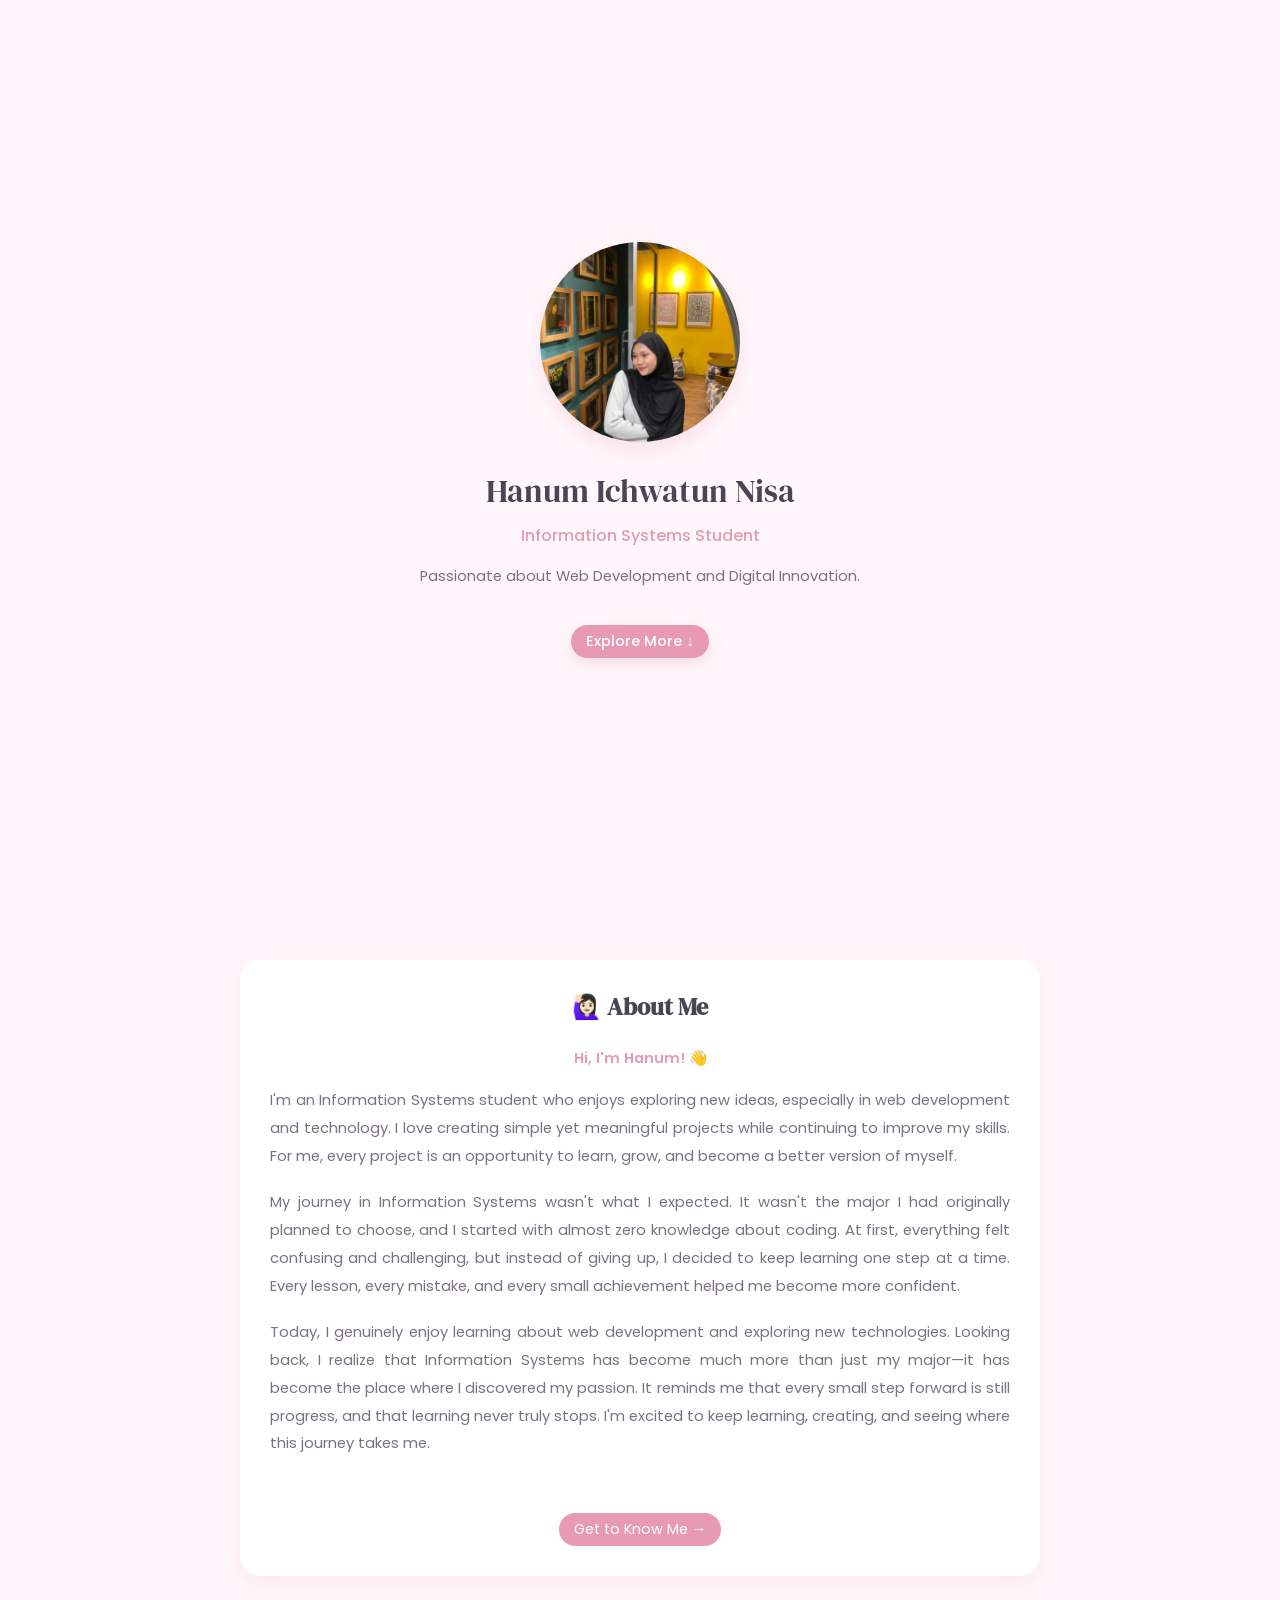
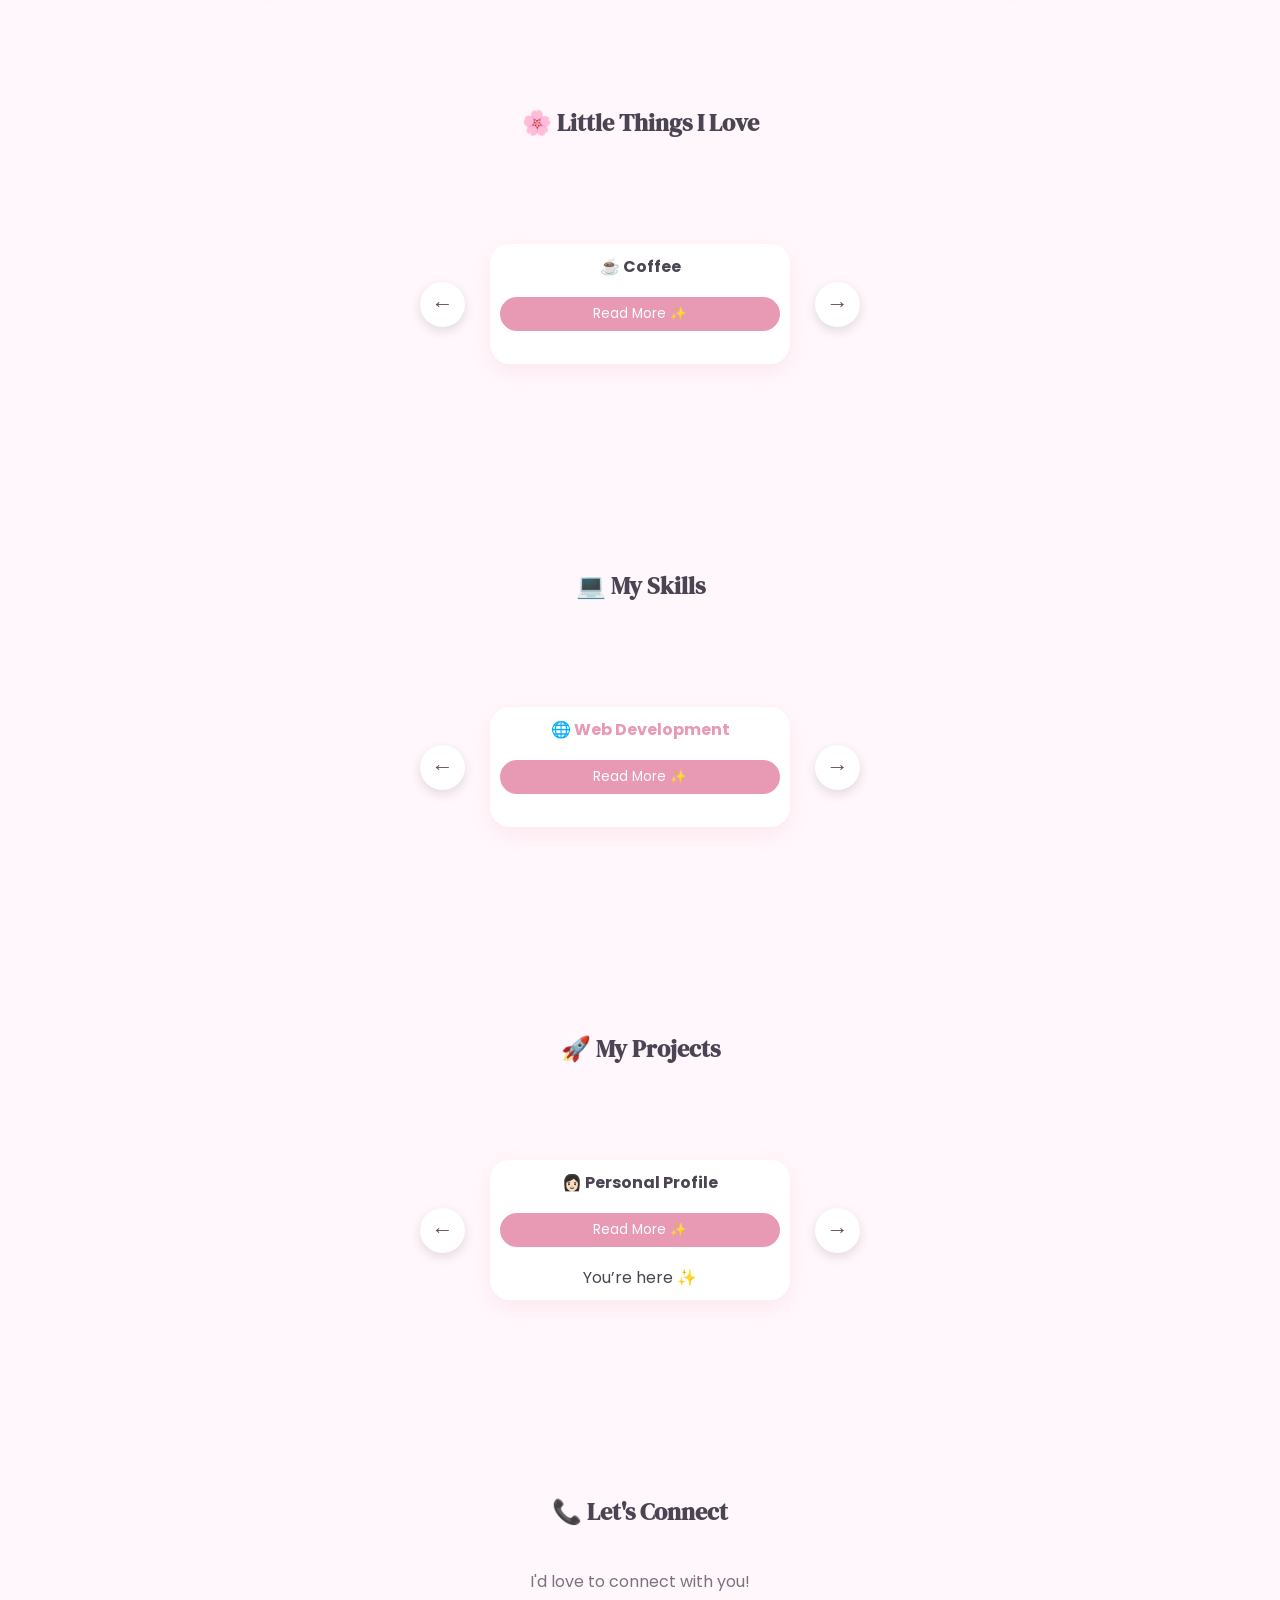
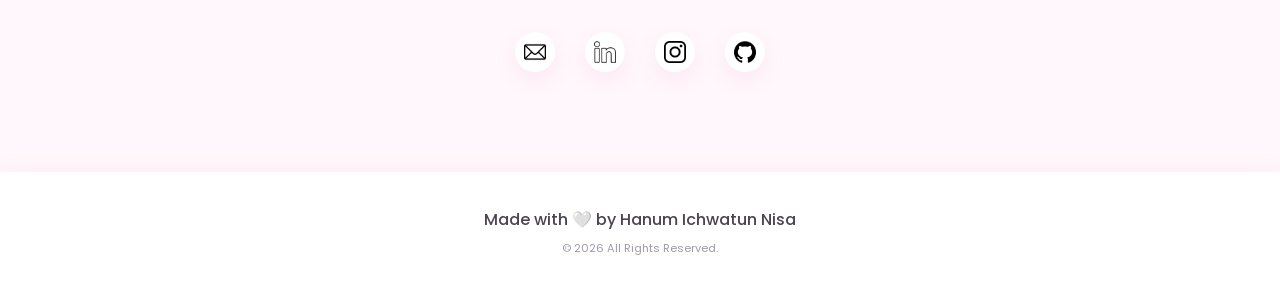
<file: index.html>
<!DOCTYPE html>
<html lang="en">

<head>
    <meta charset="UTF-8">
    <meta name="viewport" content="width=device-width, initial-scale=1.0">

    <title>Get To Know Me</title>

    <link rel="stylesheet" href="style.css">
</head>

<body>
    <!-- Home -->
    <section id="home">
        <div class="home-content">
            <img class="profile-picture"
                src="images/hanum.jpeg"
                alt="Hanum Profile Picture">
            <h1>Hanum Ichwatun Nisa</h1>
            <p class="home-status">
                Information Systems Student
            </p>
            <p class="home-tagline">
                Passionate about Web Development and Digital Innovation.
            </p>
            <a href="#about" class="explore-btn">
                Explore More ↓
            </a>
        </div>
    </section>

    <!-- About -->
    <section id="about">
        <div class="about-container">
            <h2>🙋🏻‍♀️ About Me</h2>
            <h3 class="about-greeting">
                Hi, I'm Hanum! 👋
            </h3>
            <p class="about-text">
                I'm an Information Systems student who enjoys exploring new ideas, especially in web development and technology. I love creating simple yet meaningful projects while continuing to improve my skills. For me, every project is an opportunity to learn, grow, and become a better version of myself.
            </p>
            <p class="about-text">
                My journey in Information Systems wasn't what I expected. It wasn't the major I had originally planned to choose, and I started with almost zero knowledge about coding. At first, everything felt confusing and challenging, but instead of giving up, I decided to keep learning one step at a time. Every lesson, every mistake, and every small achievement helped me become more confident.
            </p>
            <p class="about-text">
                Today, I genuinely enjoy learning about web development and exploring new technologies. Looking back, I realize that Information Systems has become much more than just my major—it has become the place where I discovered my passion. It reminds me that every small step forward is still progress, and that learning never truly stops. I'm excited to keep learning, creating, and seeing where this journey takes me.
            </p>
            <div class="about-btn-wrapper">
                <a href="about.html" class="about-btn">
                    Get to Know Me →
                </a>
            </div>
        </div>
    </section>

    <!-- Things I Love -->
    <section id="favorites">
        <div class="section-container">
            <h2>🌸 Little Things I Love</h2>
            <div class="slider-container">
                <button class="slider-btn prev-btn">←</button>
                <div class="card-wrapper love-slider">
                    <div class="card love-card active">
                        <h3>☕ Coffee</h3>
                        <button class="read-btn">
                            Read More ✨
                        </button>
                        <p class="card-text">
                            A cup of coffee is my little comfort.
                            I love the aroma, warmth, and peaceful moments
                            that come with it.
                        </p>
                    </div>
                    <div class="card love-card">
                        <h3>🍵 Matcha</h3>
                        <button class="read-btn">
                            Read More ✨
                        </button>
                        <p class="card-text">
                            Matcha is one of my favorite drinks.
                            I enjoy its unique taste and the calming feeling
                            it brings.
                        </p>
                    </div>
                    <div class="card love-card">
                        <h3>🧋 Teazzi</h3>
                        <button class="read-btn">
                            Read More ✨
                        </button>
                        <p class="card-text">
                            Deep Roast Oolong Milk Tea is one of my favorites.
                            It is the perfect drink for relaxing moments.
                        </p>
                    </div>
                    <div class="card love-card">
                        <h3>🍟 Chikuro</h3>
                        <button class="read-btn">
                            Read More ✨
                        </button>
                        <p class="card-text">
                            Garlic Cream Cheese Seasoning Truffle
                            with screaming level is one of my favorite snacks.
                        </p>
                    </div>
                    <div class="card love-card">
                        <h3>🎧 Music</h3>
                        <button class="read-btn">
                            Read More ✨
                        </button>
                        <p class="card-text">
                            Music has always been a part of my daily life.
                            It keeps me company, matches my mood, and makes
                            ordinary moments feel more special.
                        </p>
                    </div>
                    <div class="card love-card">
                        <h3>🩷 Pink</h3>
                        <button class="read-btn">
                            Read More ✨
                        </button>
                        <p class="card-text">
                            Pink is one of my favorite colors.
                            I love how it feels soft, warm, and brings
                            happiness to everyday moments.
                        </p>
                    </div>
                </div>
                <button class="slider-btn next-btn">→</button>
            </div>
        </div>
    </section>

    <!-- Skills -->
    <section id="skills">
        <div class="section-container">
            <h2>💻 My Skills</h2>
            <div class="slider-container">
                <button class="slider-btn skill-prev-btn">←</button>
                <div class="card-wrapper skill-slider">
                    <div class="card skill-card skill-active">
                        <h3>🌐 Web Development</h3>
                        <button class="read-btn">
                            Read More ✨
                        </button>
                        <p class="card-text">
                            I have experience creating websites using
                            HTML, CSS, and JavaScript.
                            I enjoy designing simple and interactive
                            web experiences.
                        </p>
                    </div>

                    <div class="card skill-card">
                        <h3>🗄️ Database</h3>
                        <button class="read-btn">
                            Read More ✨
                        </button>
                        <p class="card-text">
                            I have learned database concepts and worked
                            with SQL, MySQL, and Oracle for creating
                            database structures and queries.
                        </p>
                    </div>

                    <div class="card skill-card">
                        <h3>☕ Programming</h3>
                        <button class="read-btn">
                            Read More ✨
                        </button>
                        <p class="card-text">
                            I have basic programming experience with
                            Java, C, and Python.
                            I continue improving my programming logic
                            through projects and practice.
                        </p>
                    </div>

                    <div class="card skill-card">
                        <h3>📊 Data & Technology</h3>
                        <button class="read-btn">
                            Read More ✨
                        </button>
                        <p class="card-text">
                            I have explored basic data processing and
                            technology concepts through academic learning
                            and projects.
                        </p>
                    </div>

                    <div class="card skill-card">
                        <h3>📄 Productivity Tools</h3>
                        <button class="read-btn">
                            Read More ✨
                        </button>
                        <p class="card-text">
                            I use Microsoft Office tools such as
                            Word, Excel, and PowerPoint for documentation,
                            data processing, and presentations.
                        </p>
                    </div>
                </div>
                <button class="slider-btn skill-next-btn">→</button>
            </div>
        </div>
    </section>

    <!-- Projects -->
    <section id="projects">
        <div class="section-container">
            <h2>🚀 My Projects</h2>
            <div class="slider-container">
                <button class="slider-btn project-prev-btn">←</button>
                <div class="card-wrapper project-slider">
                    <div class="card project-card project-active">
                        <h3>👩🏻 Personal Profile</h3>
                        <button class="read-btn">
                            Read More ✨
                        </button>
                        <p class="card-text">
                            A personal profile website built with HTML, CSS, and JavaScript
                            to showcase my background, interests, skills, and projects.
                        </p>
                        <span class="project-current">
                            You’re here ✨
                        </span>
                    </div>

                    <div class="card project-card">
                        <h3>📚 Study Planner</h3>
                        <button class="read-btn">
                            Read More ✨
                        </button>
                        <p class="card-text">
                            A simple study planner built with HTML, CSS, and JavaScript.
                            Manage tasks, track deadlines, monitor study progress,
                            and keep your data saved with localStorage.
                        </p>
                        <a href="study-planner.html" class="project-link">
                            View Project →
                        </a>
                    </div>
                </div>
                <button class="slider-btn project-next-btn">→</button>
            </div>
        </div>
    </section>

    <!-- Let's Connect -->
    <section id="connect">

        <div class="section-container">

            <h2>📞 Let's Connect</h2>

            <p class="connect-text">
                I'd love to connect with you!
            </p>

            <div class="social-icons">

                <a href="mailto:ichwatunnisahanum@gmail.com">
                    <img src="images/mail.png" alt="Email">
                </a>

                <a href="https://www.linkedin.com/in/hanum-ichwatun-nisa-022087423/" target="_blank">
                    <img src="images/linkedin.png" alt="LinkedIn">
                </a>

                <a href="https://www.instagram.com/ichwatunnsaa_?igsh=MTR0bXRyb2I5MWQ5OQ==" target="_blank">
                    <img src="images/instagram.png" alt="Instagram">
                </a>

                <a href="https://github.com/ichwatunnsaa" target="_blank">
                    <img src="images/github.png" alt="GitHub">
                </a>

            </div>

        </div>

    </section>

    <!-- Footer -->
    <footer>
        <p class="footer-text">
        Made with 🤍 by Hanum Ichwatun Nisa
    </p>

    <p class="footer-copy">
        © 2026 All Rights Reserved.
    </p>
    </footer>

    <script src="script.js"></script>
</body>

</html>
</file>
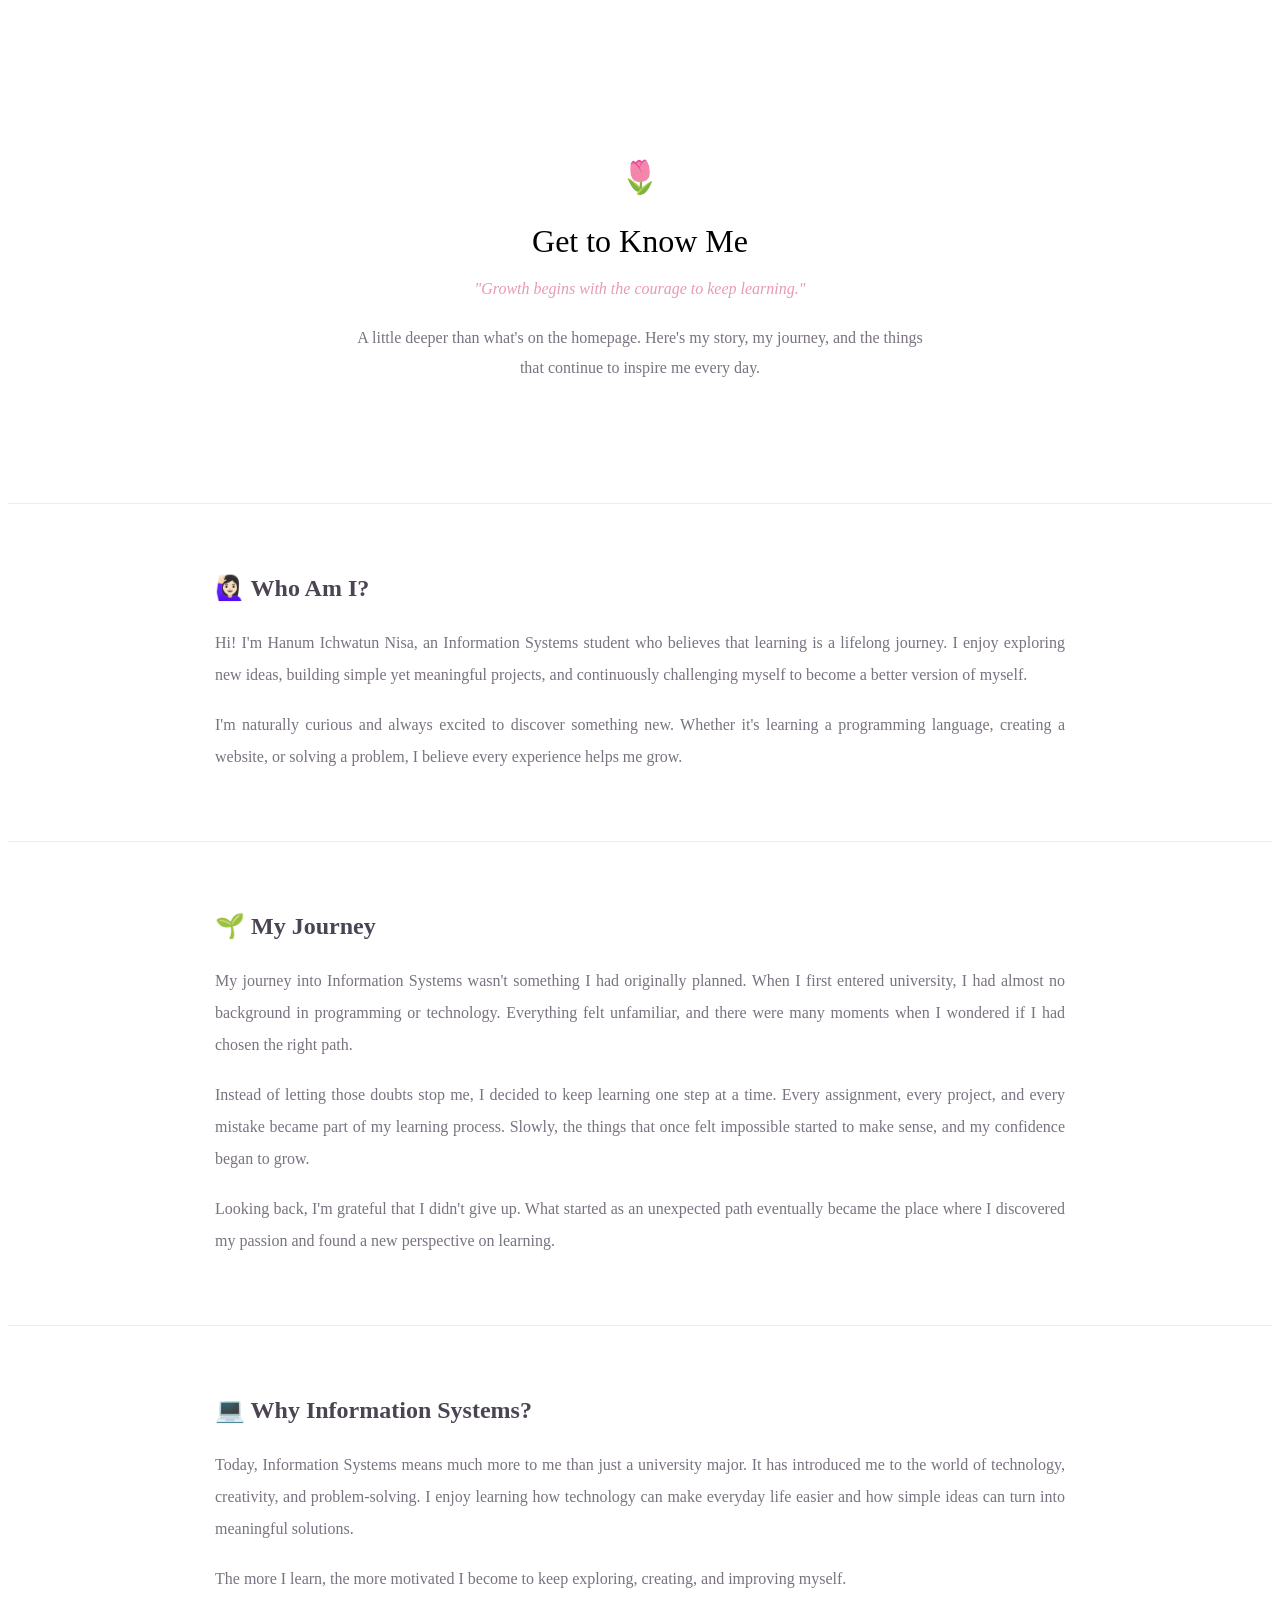
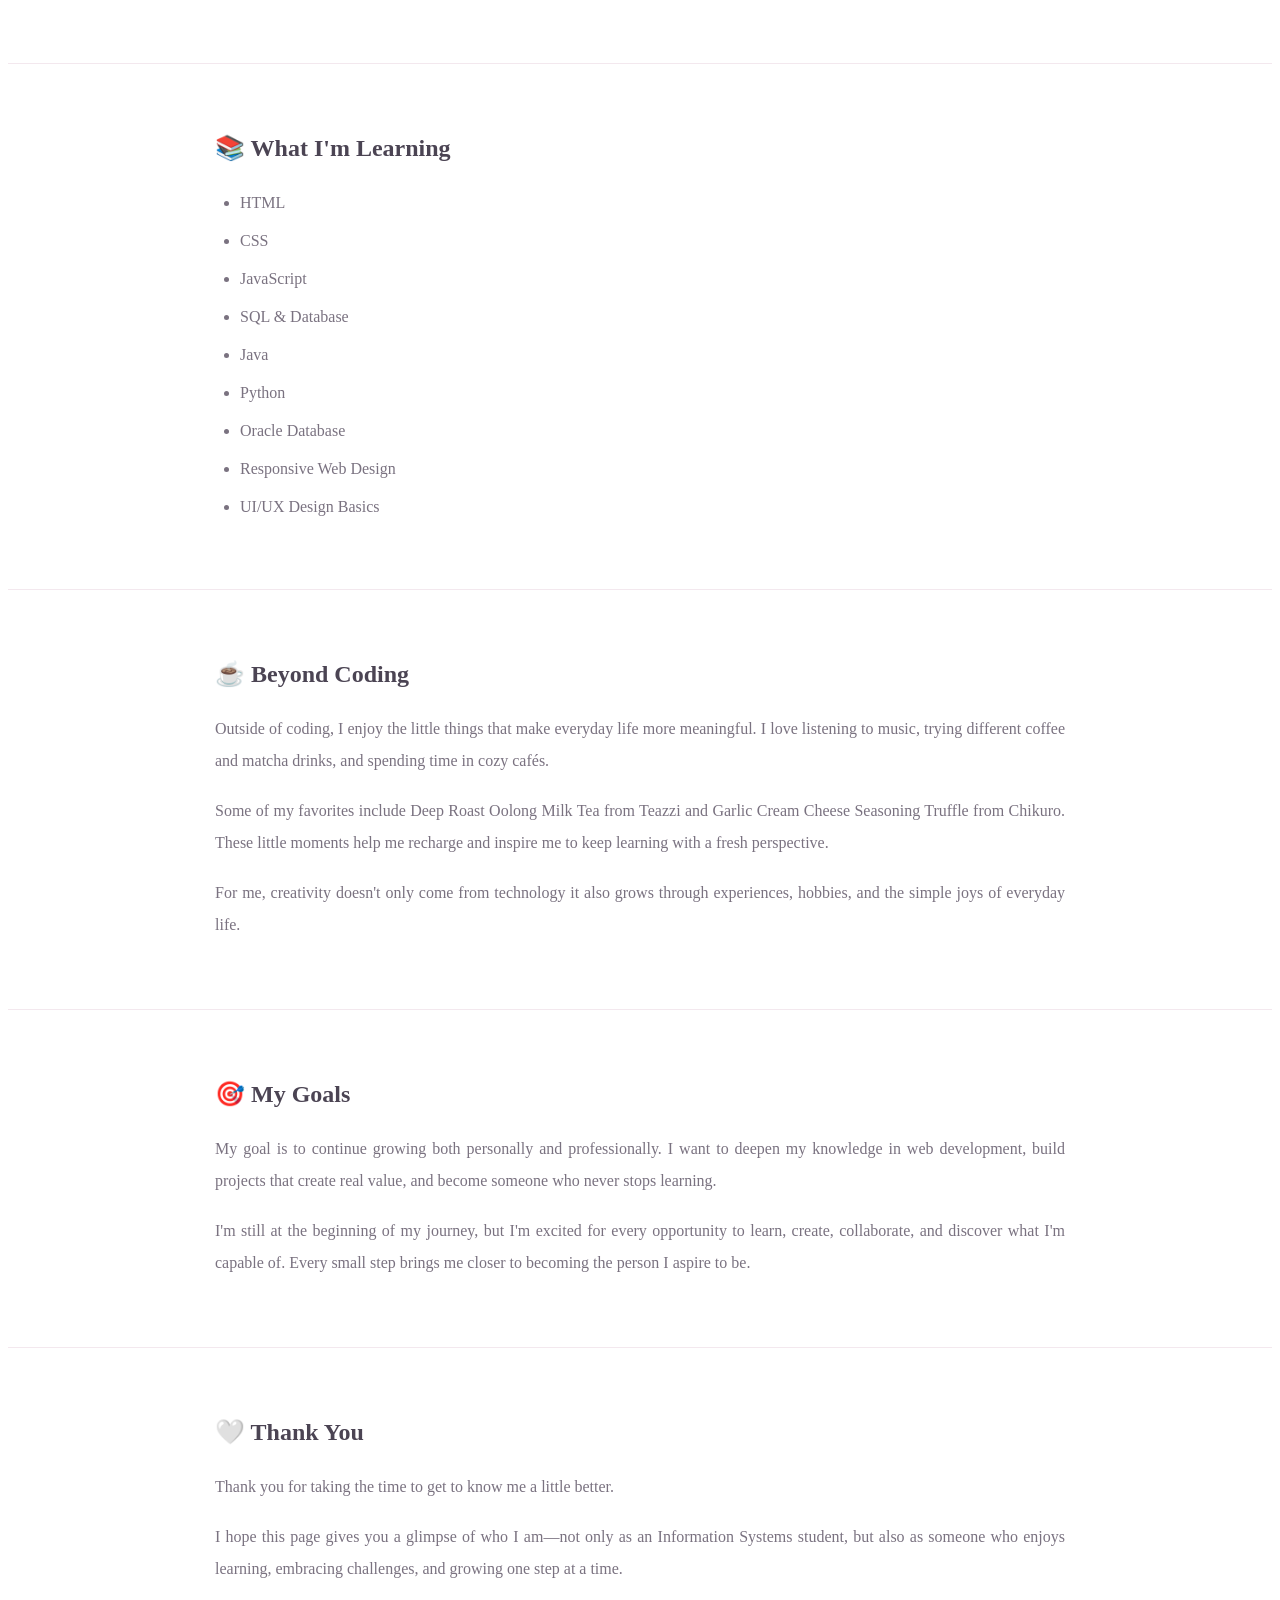
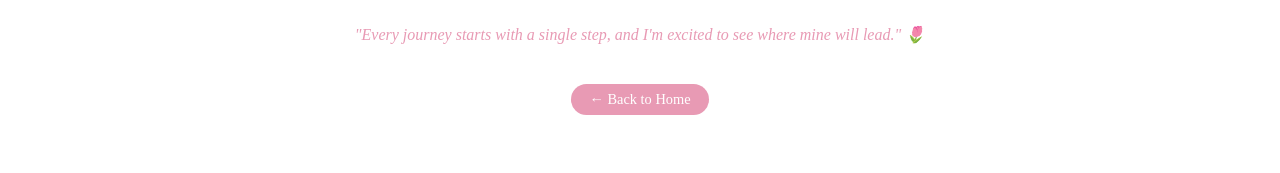
<file: about.html>
<!DOCTYPE html>
<html lang="en">

<head>

    <meta charset="UTF-8">

    <meta name="viewport"
        content="width=device-width, initial-scale=1.0">

    <title>Get to Know Me | Hanum Ichwatun Nisa</title>

    <link rel="stylesheet" href="about.css">

</head>

<body>

    <!-- Hero -->
    <section id="about-hero">

        <div class="about-page-container">
            <div class="flower">
                🌷
            </div>

            <h1>Get to Know Me</h1>
            <p class="quote">
                "Growth begins with the courage to keep learning."
            </p>

            <p class="intro">
                A little deeper than what's on the homepage.
                Here's my story, my journey, and the things
                that continue to inspire me every day.
            </p>

        </div>

    </section>


    <!-- Who Am I -->
    <section>

        <div class="about-page-container">

            <h2>🙋🏻‍♀️ Who Am I?</h2>

            <p class="about-text">
                Hi! I'm Hanum Ichwatun Nisa, an Information Systems student who believes that learning is a lifelong journey. I enjoy exploring new ideas, building simple yet meaningful projects, and continuously challenging myself to become a better version of myself.
            </p>

            <p class="about-text">
                I'm naturally curious and always excited to discover something new. Whether it's learning a programming language, creating a website, or solving a problem, I believe every experience helps me grow.
            </p>

        </div>

    </section>


    <!-- My Journey -->
    <section>

        <div class="about-page-container">

            <h2>🌱 My Journey</h2>

            <p class="about-text">
                My journey into Information Systems wasn't something I had originally planned. When I first entered university, I had almost no background in programming or technology. Everything felt unfamiliar, and there were many moments when I wondered if I had chosen the right path.
            </p>

            <p class="about-text">
                Instead of letting those doubts stop me, I decided to keep learning one step at a time. Every assignment, every project, and every mistake became part of my learning process. Slowly, the things that once felt impossible started to make sense, and my confidence began to grow.
            </p>

            <p class="about-text">
                Looking back, I'm grateful that I didn't give up. What started as an unexpected path eventually became the place where I discovered my passion and found a new perspective on learning.
            </p>

        </div>

    </section>


    <!-- Why Information Systems -->
    <section>

        <div class="about-page-container">

            <h2>💻 Why Information Systems?</h2>

            <p class="about-text">
                Today, Information Systems means much more to me than just a university major. It has introduced me to the world of technology, creativity, and problem-solving. I enjoy learning how technology can make everyday life easier and how simple ideas can turn into meaningful solutions.
            </p>

            <p class="about-text">
                The more I learn, the more motivated I become to keep exploring, creating, and improving myself.
            </p>

        </div>

    </section>


    <!-- What I'm Learning -->
    <section>

        <div class="about-page-container">

            <h2>📚 What I'm Learning</h2>

            <ul class="learning-list">
                <li>HTML</li>
                <li>CSS</li>
                <li>JavaScript</li>
                <li>SQL & Database</li>
                <li>Java</li>
                <li>Python</li>
                <li>Oracle Database</li>
                <li>Responsive Web Design</li>
                <li>UI/UX Design Basics</li>
            </ul>
        </div>
    </section>


    <!-- Beyond Coding -->
    <section>

        <div class="about-page-container">

            <h2>☕ Beyond Coding</h2>

            <p class="about-text">
                Outside of coding, I enjoy the little things that make everyday life more meaningful. I love listening to music, trying different coffee and matcha drinks, and spending time in cozy cafés.
            </p>

            <p class="about-text">
                Some of my favorites include Deep Roast Oolong Milk Tea from Teazzi and Garlic Cream Cheese Seasoning Truffle from Chikuro. These little moments help me recharge and inspire me to keep learning with a fresh perspective.
            </p>

            <p class="about-text">
                For me, creativity doesn't only come from technology it also grows through experiences, hobbies, and the simple joys of everyday life.
            </p>

        </div>

    </section>


    <!-- My Goals -->
    <section>

        <div class="about-page-container">

            <h2>🎯 My Goals</h2>

            <p class="about-text">
                My goal is to continue growing both personally and professionally. I want to deepen my knowledge in web development, build projects that create real value, and become someone who never stops learning.
            </p>

            <p class="about-text">
                I'm still at the beginning of my journey, but I'm excited for every opportunity to learn, create, collaborate, and discover what I'm capable of. Every small step brings me closer to becoming the person I aspire to be.
            </p>

        </div>

    </section>


    <!-- Thank You -->
    <section>

        <div class="about-page-container">

            <h2>🤍 Thank You</h2>

            <p class="about-text">
                Thank you for taking the time to get to know me a little better.
            </p>

            <p class="about-text">
                I hope this page gives you a glimpse of who I am—not only as an Information Systems student, but also as someone who enjoys learning, embracing challenges, and growing one step at a time.
            </p>

            <p class="closing-quote">
                "Every journey starts with a single step, and I'm excited to see where mine will lead." 🌷
            </p>

            <a href="index.html" class="back-btn">
                ← Back to Home
            </a>

        </div>

    </section>

</body>

</html>
</file>
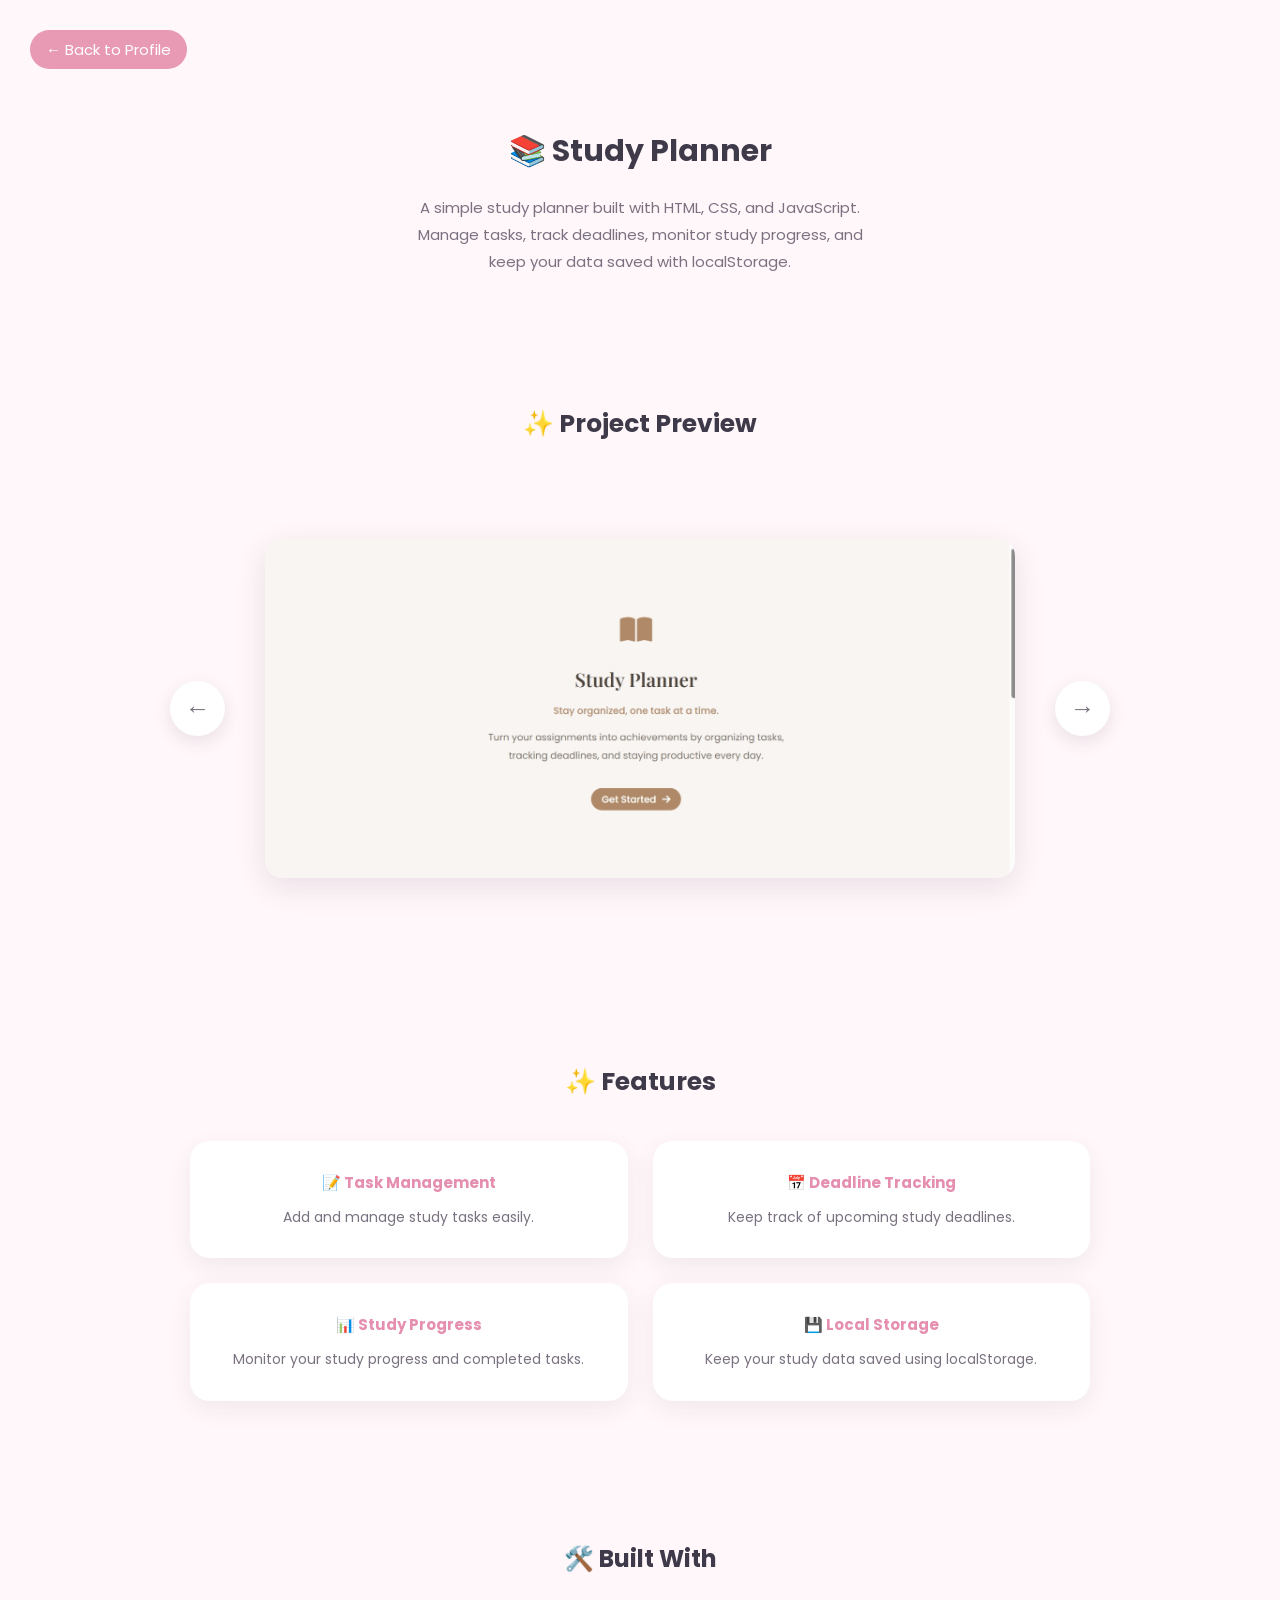
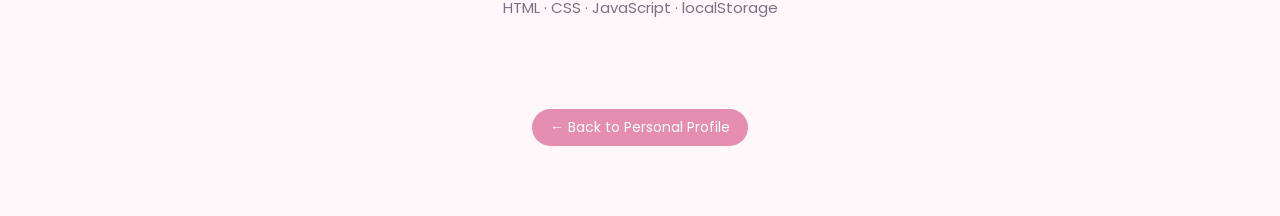
<file: study-planner.html>
<!DOCTYPE html>
<html lang="en">

<head>
    <meta charset="UTF-8">
    <meta name="viewport" content="width=device-width, initial-scale=1.0">

    <title>Study Planner</title>

    <link rel="stylesheet" href="style.css">
    <link rel="stylesheet" href="study-planner.css">
</head>

<body>

    <!-- Back to Profile -->
    <a href="index.html" class="back-btn">
        ← Back to Profile
    </a>


    <!-- Project Header -->
    <header class="project-header">
        <h1>📚 Study Planner</h1>

        <p>
            A simple study planner built with HTML, CSS, and JavaScript.
            Manage tasks, track deadlines, monitor study progress,
            and keep your data saved with localStorage.
        </p>
    </header>


    <!-- Project Preview -->
    <section class="project-preview">

        <h2>✨ Project Preview</h2>

        <div class="preview-slider">

            <!-- Previous Button -->
            <button class="preview-btn preview-prev">
                ←
            </button>


            <!-- Screenshot Container -->
            <div class="preview-images">

                <img
                    src="images/Study-Planner-1.jpeg"
                    class="preview-image preview-active"
                    alt="Study Planner Screenshot 1"
                >

                <img
                    src="images/Study-Planner-2.jpeg"
                    class="preview-image"
                    alt="Study Planner Screenshot 2"
                >

                <img
                    src="images/Study-Planner-3.jpeg"
                    class="preview-image"
                    alt="Study Planner Screenshot 3"
                >

                <img
                    src="images/Study-Planner-4.jpeg"
                    class="preview-image"
                    alt="Study Planner Screenshot 4"
                >

                <img
                    src="images/Study-Planner-5.jpeg"
                    class="preview-image"
                    alt="Study Planner Screenshot 5"
                >

            </div>


            <!-- Next Button -->
            <button class="preview-btn preview-next">
                →
            </button>

        </div>

    </section>


    <!-- Features -->
    <section class="project-features">

        <h2>✨ Features</h2>

        <div class="features-list">

            <div class="feature-card">
                <h3>📝 Task Management</h3>
                <p>
                    Add and manage study tasks easily.
                </p>
            </div>


            <div class="feature-card">
                <h3>📅 Deadline Tracking</h3>
                <p>
                    Keep track of upcoming study deadlines.
                </p>
            </div>


            <div class="feature-card">
                <h3>📊 Study Progress</h3>
                <p>
                    Monitor your study progress and completed tasks.
                </p>
            </div>


            <div class="feature-card">
                <h3>💾 Local Storage</h3>
                <p>
                    Keep your study data saved using localStorage.
                </p>
            </div>

        </div>

    </section>


    <!-- Technologies -->
    <section class="project-tech">

        <h2>🛠️ Built With</h2>

        <p>
            HTML · CSS · JavaScript · localStorage
        </p>

    </section>


    <!-- Back Button -->
    <div class="back-container">

        <a href="index.html" class="back-btn-bottom">
            ← Back to Personal Profile
        </a>

    </div>


    <script src="study-planner.js"></script>

</body>

</html>
</file>
<file: style.css>
/* Google Fonts */
@import url('https://fonts.googleapis.com/css2?family=DM+Serif+Display&family=Poppins:wght@300;400;500;600;700&display=swap');

:root{
    --pink: #E89AB4;
    --pink-hover: #D982A2;
    --dark: #4B4453;
    --light: #FFF7FB;
    --gray: #7A7280;
}

/* Reset */
*{
    margin: 0;
    padding: 0;
    box-sizing: border-box;
}

html{
    scroll-behavior: smooth;
}

/* Body */
body{
    background-color:#FFF7FB;
    font-family:'Poppins',sans-serif;
    color:#4B4453;
    overflow-x:hidden;
}

/* Home */
#home{
    min-height: 100vh;
    display: flex;
    justify-content: center;
    align-items: center;
}

.home-content{
    text-align: center;
}

.profile-picture{
    width: 200px;
    height: 200px;
    border-radius: 50%;
    object-fit: cover;
    box-shadow: 0 8px 20px rgba(232, 154, 180, 0.25);
    transition: 0.3s;
}

.profile-picture:hover{
    transform: scale(1.05);
}

#home h1{
    font-family: 'DM Serif Display', serif;
    font-size: 2rem;
    font-weight: normal;
    margin-top: 20px;
}

.home-status{
    font-size: 1rem;
    font-weight: 500;
    color: #E89AB4;
    margin-top: 10px;
}

.home-tagline{
    font-size: 0.92rem;
    color: #7A7280;
    margin-top: 15px;
    line-height: 1.8;
}

.explore-btn{
    display: inline-block;
    margin-top: 35px;
    text-decoration: none;
    color: #FFFFFF;
    background-color: #E89AB4;
    padding: 6px 15px;
    border-radius: 25px;
    box-shadow: 0 5px 15px rgba(232, 154, 180, 0.3);
    font-weight: 500;
    font-size: 0.9rem;
    transition: 0.3s;
    cursor: pointer;
}

.explore-btn:hover{
    background-color: #D982A2;
    transform: translateY(-3px);
    box-shadow: 0 8px 20px rgba(217,130,162,0.4);
}

/* About */
#about{
    padding: 60px 15px;
}

.about-container{
    max-width: 800px;
    margin: auto;
    background-color: #FFFFFF;
    padding: 30px;
    border-radius: 20px;
    box-shadow: 0 8px 20px rgba(232, 154, 180, 0.15);
    transition: 0.3s;
}

.about-container:hover{
    transform: translateY(-5px);
    box-shadow: 0 15px 30px rgba(232, 154, 180, 0.25);
}

#about h2{
    font-family: 'DM Serif Display', serif;
    font-size: 1,8rem;
    text-align: center;
    margin-bottom: 25px;
}

.about-greeting{
    text-align: center;
    font-size: 0.92rem;
    color: #E89AB4;
    margin-bottom: 18px;
    font-weight: 600;
}

.about-text{
    font-size: 0.92rem;
    color: #7A7280;
    line-height: 1.9;
    text-align: justify;
    margin-bottom: 18px;
}

.about-text:last-child{
    margin-bottom: 0;
}

.about-btn{
    display: inline-block;
    margin-top: 25px;
    text-decoration: none;
    background-color: #E89AB4;
    color: white;
    padding: 6px 15px;
    border-radius: 25px;
    transition: 0.3s;
    font-weight: 400;
    font-size: 0.9rem;
}

.about-btn:hover{
    background-color: #D982A2;
    transform: translateY(-3px);
}

.about-btn-wrapper{
    text-align: center;
    margin-top: 30px;
}

/* Favorites */
.section-container{
    max-width: 1000px;
    margin: auto;
    padding: 70px 20px;
}


.section-container h2{
    font-family: 'DM Serif Display', serif;
    font-size: 1.5rem;
    text-align: center;
    margin-bottom: 40px;
}

.card-wrapper{
    display: grid;
    grid-template-columns: repeat(3, 1fr);
    gap: 25px;
}

.card{
    background-color:#FFFFFF;
    padding:10px;
    min-height: 120px;
    border-radius:20px;
    box-shadow:0 8px 20px rgba(232,154,180,0.15);
    transition:.3s;

    display:flex;
    flex-direction: column;
    align-items:center;
    text-align:center;
}

.card > *{
    width:100%;
}

.card:hover{
    transform: translateY(-8px);
    box-shadow: 0 15px 30px rgba(232,154,180,0.25);
}

.card h3{
    font-size:1rem;
    margin-bottom:8px;
    text-align: center;
}

.card p{
    font-size: 0.9rem;
    line-height: 1.8;
    color: #7A7280;
}

.card-text{
    display: none;
    margin: 12px auto 0;
    line-height: 1.8px;
    max-width: 260px;
    width: 100%; 
    text-align: center;
    color: #7A7280;
    animation: fadeIn 0.4s ease;
}

@keyframes fadeIn{
    from{
        opacity: 0;
        transform: translateY(-10px);
    }

    to{
        opacity: 1;
        transform: translateY(0);
    }
}

.read-btn{
    display:block;
    margin:18px auto;
    border: none;
    background-color: #E89AB4;
    color: white;
    padding: 7px 16px;
    border-radius: 20px;
    cursor: pointer;
    font-family: 'Poppins', sans-serif;
    transition: 0.3s;
}

.read-btn:hover{
    background-color: #D982A2;
}


/* Skills */
.skill-card h3{
    color: #E89AB4;
}

/* Connect */
#connect{
    padding-top: 100;
    padding-bottom: 30px;
}

.connect-text{
    text-align: center;
    color: #7A7280;
    margin-bottom: 35px;
    line-height: 1.8;
}

.social-icons{
    display: flex;
    justify-content: center;
    align-items: center;
    gap: 30px;
}

.social-icons a{
    width:40px;
    height:40px;

    display: flex;
    justify-content: center;
    align-items: center;

    background-color: #FFFFFF;
    border-radius: 50%;

    box-shadow: 0 8px 20px rgba(232,154,180,0.15);

    transition: 0.3s;
}

.social-icons a:hover{
    transform: translateY(-6px);
    background-color: #FFF0F6;
    box-shadow: 0 15px 30px rgba(232,154,180,0.25);
}

.social-icons img{
    width:22px;
    height:22px;
    object-fit: contain;
}

/* Footer */
footer{
    background-color: #FFFFFF;
    padding: 35px 20px;
    text-align: center;
    box-shadow: 0 -5px 15px rgba(232,154,180,0.08);
}

.footer-text{
    font-weight: 500;
    color: #4B4453;
    margin-bottom: 8px;
    font-size: 0,7rem;
}

.footer-copy{
    font-size: 0.7rem;
    color: #A09AA7;
}

/* buat di hp */
@media (max-width:480px){

    .nav-links{
        gap:12px;
    }

    .nav-links a{
        font-size:0.8rem;
    }

    #home h1{
        font-size:2rem;
    }

    .profile-picture{
        width:160px;
        height:160px;
    }

    .about-container{
        padding:25px 20px;
    }

    .section-container{
        padding:55px 18px;
    }
}

/* Love Things Slider */

.slider-container {
    width: 100%;
    display: flex;
    align-items: center;
    justify-content: center;
    gap: 25px;
}

.love-slider {
    position: relative;
    width: 100%;
    max-width: 300px;
    min-height: 250px;
    felx: 1;
    display: flex;
    justify-content: center;
    align-items: center;
}

.love-slider .love-card {
    display: none;
    width: 100%;
    margin: 0 auto;
    text-align: center;
}

.love-slider .love-card.active {
    display: block;
}

.slider-btn {
    width: 45px;
    height: 45px;
    border: none;
    border-radius: 50%;
    background: #ffffff;
    color: #6b4f4f;
    font-size: 22px;
    cursor: pointer;
    box-shadow: 0 4px 12px rgba(0, 0, 0, 0.12);
    transition: 0.3s;
}

.slider-btn:hover {
    transform: scale(1.1);
}

/* Skills Slider */

.skill-slider {
    position: relative;
    width: 100%;
    max-width: 300px;
    min-height: 250px;
    display: flex;
    justify-content: center;
    align-items: center;
}

.skill-slider .skill-card {
    display: none;
    width: 100%;
    margin: 0 auto;
    text-align: center;
}

.skill-slider .skill-card.skill-active {
    display: block;
}

/* Projects Slider */
.project-slider {
    position: relative;
    width: 100%;
    max-width: 300px;
    min-height: 250px;
    display: flex;
    justify-content: center;
    align-items: center;
}

.project-slider .project-card {
    display: none !important;
    width: 100%;
    margin: 0 auto;
    text-align: center;
}

.project-slider .project-card.project-active {
    display: block !important;
}

.project-link{
    display: inline-block;
    margin-top: 18px;
    padding: 8px 20px;
    background-color: #E89AB4;
    color: white;
    text-decoration: none;
    border-radius: 20px;
    font-size: 0.9rem;
    font-weight: 500;
    transition: 0.3s;
}

.project-link:hover{
    background-color: #D982A2;
    transform: translateY(-3px);
}
</file>
<file: about.css>
/* =========================
   ABOUT PAGE
========================= */

#about-hero{
    padding: 100px 20px 70px;
    text-align: center;
}

.flower{
    font-size: 2rem;
    margin-bottom: 10px;
}

#about-hero h1{
    font-family: 'DM Serif Display', serif;
    font-size: 2rem;
    font-weight: normal;
    margin-bottom: 20px;
}

.quote{
    color: #E89AB4;
    font-size: 1,2rem;
    font-style: italic;
    text-align: center;
    margin-bottom: 25px;
}

.intro{
    max-width: 580px;
    margin: auto;
    text-align: center;
    color: #7A7280;
    line-height: 1.9;
}

.about-page-container{
    max-width: 850px;
    margin: auto;
    padding: 50px 20px;
}

section{
    border-bottom: 1px solid #F3E8EE;
}

section:last-child{
    border-bottom: none;
}

.about-page-container h2{
    font-family: 'DM Serif Display', serif;
    font-size: 1,2rem;
    margin-bottom: 25px;
    color: #4B4453;
}

.about-text{
    line-height: 2;
    color: #7A7280;
    text-align: justify;
    margin-bottom: 18px;
}

.learning-list{
    padding-left: 25px;
    line-height: 2;
    color: #7A7280;
}

.learning-list li{
    margin-bottom: 6px;
}

.closing-quote{
    text-align: center;
    color: #E89AB4;
    font-style: italic;
    margin: 40px 0;
}

.back-btn{
    display: table;
    margin: 20px auto 0;
    text-decoration: none;
    background-color: #E89AB4;
    color: white;
    padding: 7px 18px;
    border-radius: 30px;
    font-weight: 500;
    font-size: 0.9rem;
    transition: .3s;
}

.back-btn:hover{
    background-color: #D982A2;
    transform: translateY(-3px);
}

/* =========================
   RESPONSIVE
========================= */

@media (max-width:768px){

    /* Home */

    #home{
        padding:40px 20px;
        min-height:auto;
    }

    .home-content{
        width:100%;
        text-align:center;
    }

    .profile-picture{
        width:180px;
        height:180px;
    }

    #home h1{
        font-size:2.3rem;
        line-height:1.3;
    }

    .home-status{
        font-size:1rem;
    }

    .home-tagline{
        font-size:0.95rem;
    }

    .explore-btn{
        margin-top:28px;
    }

    /* About */

    .about-container{
        padding:30px 25px;
    }

    #about h2,
    .section-container h2{
        font-size:2rem;
    }

    /* Cards */

    .card-wrapper{
        grid-template-columns:1fr;
    }
    .card h3{
        font-size:0.95rem;
    }

    /* Social */

    .social-icons{
        gap:15px;
        flex-wrap:wrap;
    }

    .social-icons a{
        width:55px;
        height:55px;
    }

    .social-icons img{
        width:22px;
        height:22px;
    }

    /* About Page */

    #about-hero{
        padding:70px 20px 50px;
    }

    #about-hero h1{
        font-size:2.4rem;
    }

    .about-page-container h2{
        font-size:1.7rem;
    }

    .about-page-container{
        padding:40px 18px;
    }

    .intro,
    .quote{
        text-align:center;
    }

}
</file>
<file: study-planner.css>
/* =========================
   Study Planner Project
========================= */

* {
    box-sizing: border-box;
    margin: 0;
    padding: 0;
}

body {
    background: #FFF7FA;
    color: #3F3A4A;
    min-height: 100vh;
}


/* =========================
   Back to Profile
========================= */

.back-btn {
    display: inline-block;
    margin: 30px;
    color: white;
    padding: 8px 16px;
    background-color: #E89AB4;
    border-radius: 25px;
    text-decoration: none;
    font-size: 15px;
}

.back-btn:hover {
    color: #E58EAF;
}


/* =========================
   Project Header
========================= */

.project-header {
    text-align: center;
    max-width: 500px;
    margin: 30px auto 80px;
    padding: 0 20px;
}

.project-header h1 {
    font-size: 30px;
    color: #3F3A4A;
    margin-bottom: 20px;
}

.project-header p {
    font-size: 15px;
    line-height: 1.8;
    color: #7A7280;
}


/* =========================
   Project Preview
========================= */

.project-preview {
    text-align: center;
    padding: 50px 20px;
}

.project-preview h2 {
    font-size: 25px;
    margin-bottom: 40px;
}


/* Slider */

.preview-slider {
    display: flex;
    justify-content: center;
    align-items: center;
    gap: 40px;
    max-width: 1100px;
    margin: 0 auto;
}


/* Screenshot Container */

.preview-images {
    width: 750px;
    height: 450px;
    display: flex;
    justify-content: center;
    align-items: center;
}


/* Screenshot */

.preview-image {
    display: none;
    max-width: 100%;
    max-height: 100%;
    object-fit: contain;
    border-radius: 18px;
    box-shadow: 0 10px 30px rgba(80, 60, 80, 0.12);
}

.preview-image.preview-active {
    display: block;
}


/* Slider Buttons */

.preview-btn {
    width: 55px;
    height: 55px;
    min-width: 55px;
    border: none;
    border-radius: 50%;
    background: white;
    color: #7A7280;
    font-size: 25px;
    cursor: pointer;
    box-shadow: 0 6px 18px rgba(80, 60, 80, 0.12);
}

.preview-btn:hover {
    background: #E58EAF;
    color: white;
}


/* =========================
   Features
========================= */

.project-features {
    text-align: center;
    padding: 80px 20px;
}

.project-features h2 {
    font-size: 25px;
    margin-bottom: 40px;
}

.features-list {
    max-width: 900px;
    margin: 0 auto;
    display: grid;
    grid-template-columns: repeat(2, 1fr);
    gap: 25px;
}

.feature-card {
    background: white;
    padding: 30px;
    border-radius: 20px;
    box-shadow: 0 8px 25px rgba(80, 60, 80, 0.08);
}

.feature-card h3 {
    color: #E58EAF;
    margin-bottom: 12px;
    font-size: 15px;
}

.feature-card p {
    color: #7A7280;
    line-height: 1.6;
    font-size: 14px;
}


/* =========================
   Technologies
========================= */

.project-tech {
    text-align: center;
    padding: 60px 20px;
}

.project-tech h2 {
    margin-bottom: 20px;
    font-size: 25;
}

.project-tech p {
    color: #7A7280;
    font-size: 15px;
}


/* =========================
   Bottom Back Button
========================= */

.back-container {
    text-align: center;
    padding: 30px 20px 70px;
}

.back-btn-bottom {
    display: inline-block;
    padding: 8px 18px;
    border-radius: 25px;
    background: #E58EAF;
    color: white;
    text-decoration: none;
    font-size: 14px;
}

.back-btn-bottom:hover {
    background: #D97D9F;
}


/* =========================
   Responsive
========================= */

@media (max-width: 768px) {

    .preview-slider {
        gap: 15px;
    }

    .preview-images {
        width: 80%;
        height: 350px;
    }

    .preview-btn {
        width: 45px;
        height: 45px;
        min-width: 45px;
        font-size: 20px;
    }

    .features-list {
        grid-template-columns: 1fr;
    }

    .project-header h1 {
        font-size: 20px;
    }
}
</file>
